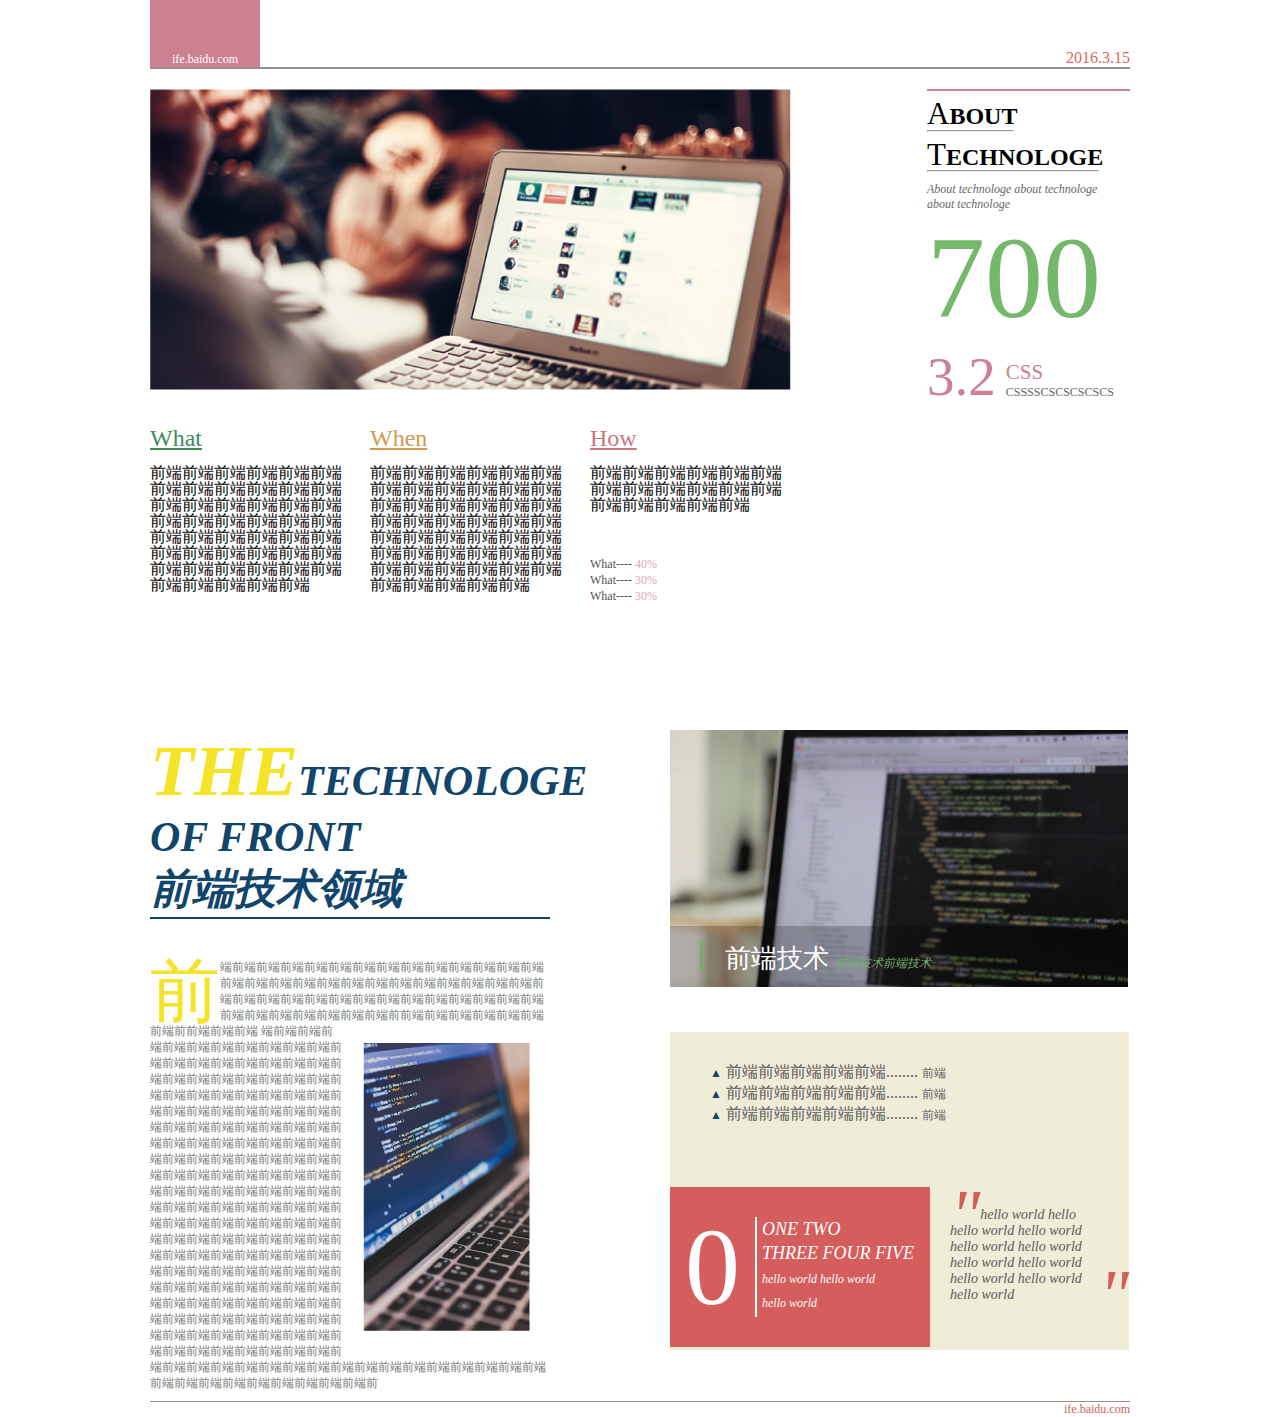
<file: Documents/HTML/任务6/index.html>
<!DOCTYPE html>
<html lang="en">
<head>
    <meta charset="UTF-8">
    <title>任务6</title>
    <link rel="stylesheet" href="main.css">
</head>
<body>
<div class="container">
    <div class="container_top">
        <div class="top_banner">
            <a href="http://ife.baidu.com">ife.baidu.com</a>
        </div>
        <span class="date">2016.3.15</span>
        <div class="top_line">

        </div>
    </div>

    <div class="container_main_top">
        <div class="img_top">
            <img src="images/1.png" alt="图片">
        </div>
        <div class="right_bar">
            <div class="container_head_line">
                <p class="headline">
                    <span class="fir_word">A</span>BOUT<br>
                    <hr class="top_hr">
                    <span class="fir_word">T</span>ECHNOLOGE<br>
                    <hr class="bottom_hr">
                </p>
            </div>
            <div class="container_text_body">
                <p class="text_body"><span class="fir_word_body">A</span>bout technologe about technologe<br>
                    about technologe</p>
            </div>
            <span class="text_700">700</span><br>
            <div class="container_3">
                <span class="text_3">3.2</span>
            </div>
            <div class="container_CS">
                <span>CSS</span>
                <p>CSSSSCSCSCSCSCS</p>
            </div>


        </div>
        <div class="container_word">
            <p><u style="font-size: 24px;color: #418c59;">What</u></p>
            <br>
            前端前端前端前端前端前端前端前端前端前端前端前端前端前端前端前端前端前端前端前端前端前端前端前端前端前端前端前端前端前端前端前端前端前端前端前端前端前端前端前端前端前端前端前端前端前端前端
        </div>
        <div class="container_word">
            <p><u style="font-size: 24px;color: #d2994f">When</u></p>
            <br>
            前端前端前端前端前端前端前端前端前端前端前端前端前端前端前端前端前端前端前端前端前端前端前端前端前端前端前端前端前端前端前端前端前端前端前端前端前端前端前端前端前端前端前端前端前端前端前端
        </div>
        <div class="container_word">
            <p><u style="font-size:24px;color: #cc7680">How</u></p>
            <br>
            前端前端前端前端前端前端前端前端前端前端前端前端前端前端前端前端前端
            <div style="margin-top: 43px;font-size: 12px;opacity: 0.7;line-height: 16px;">
                What---- <span style="color: #cc8091;">40%</span><br>
                What---- <span style="color: #cc8091;">30%</span><br>
                What---- <span style="color: #cc8091;">30%</span>

            </div>
        </div>
    </div>
    <div class="container_main_bottom">
        <div class="container_left_sidebar">
            <div class="container_headline">
                <span>THE</span>TECHNOLOGE <br>
                OF FRONT <br>
                前端技术领域
            </div>
            <div class="text_mainbody">
                <span>前</span>端前端前端前端前端前端前端前端前端前端前端前端前端前端前端前端前端前端前端前端前端前端前端前端前端前端前端前端前端前端前端前端前端前端前端前端前端前端前端前端前端前端前端前端前端前端前端前端前前端前端前端前端前端前端前端前前端前端前端
                <img src="images/2.png" alt="图片">
                端前端前端前端前端前端前端前端前端前端前端前端前端前端前端前端前端前端前端前端前端前端前端前端前端前端前端前端前端前端前端前端前端前端前端前端前端前端前端前端前端前端前端前端前端前端前端前端前端前端前端前端前端前端前端前端前端前端前端前端前端前端前端前端前端前端前端前端前端前端前端前端前端前端前端前端前端前端前端前端前端前端前端前端前端前端前端前端前端前端前端前端前端前端前端前端前端前端前端前端前端前端前端前端前端前端前端前端前端前端前端前端前端前端前端前端前端前端前端前端前端前端前端前端前端前端前端前端前端前端前端前端前端前端前端前端前端前端前端前端前端前端前端前端前端前端前端前端前端前端前端前端前端前端前端前端前端前端前端前端前端前端前端前端前端前端前端前端前端前端前端前端前端前端前端前端前端前端前端前端前端前端前端前端前端前端前端前端前端前
            </div>
        </div>
        <div class="container_right_sidebar">
            <div class="container_img">
                <div class="img_overfloat">
                    <div class="img_overfloat_front">
                        前端技术
                        <span>前端技术前端技术</span>
                    </div>
                </div>
            </div>
            <div class="container_text_body1">
                <div style="padding-top: 30px;padding-left:40px ">
                    <span style="color: #11456b">▲</span> 前端前端前端前端前端........    <span>前端</span> <br>
                    <span style="color: #11456b">▲</span> 前端前端前端前端前端........ <span>前端</span> <br>
                    <span style="color: #11456b">▲</span> 前端前端前端前端前端........ <span>前端</span>
                </div>
                <div class="container_text_body_bottom">
                    <div class="container_last">
                        <div class="container_last0">
                            0
                        </div>
                        <div class="container_last_word">
                            ONE TWO <br>
                            THREE FOUR FIVE <br>
                            <span>hello world hello world</span> <br>
                            <span>hello world</span>
                        </div>
                    </div>
                    <div class="container_last_right">
                        <span>"</span>hello world hello <br>
                        hello world hello world <br>
                        hello world hello world <br>
                        hello world hello world <br>
                        hello world hello world <br>
                        hello world <span style="float: right">"</span>
                    </div>
                </div>
            </div>
        </div>
    </div>
    <div class="bottom_line">
        <span>ife.baidu.com</span>
    </div>
</div>
</body>
</html>
</file>
<file: Documents/HTML/任务6/main.css>
*{
    margin: 0px;
    padding: 0px;
}
body{
    margin: 0 auto;
}
.container{
    width: 980px;
    height: 1386px;
    margin: 0px auto;
}
.container_top{
    width: 100%;
}
.top_banner{
    width: 110px;
    height: 18px;
    background-color: #cc8091;
    text-align: center;
    padding-top: 49px;
    float: left;
}
.top_banner a{
    text-decoration: none;
    color: #fff;
    font-size: 12px;
}
.date{
    float: right;
    color: #d76864;
    padding-top: 49px;
}
.top_line{
    width: 100%;
    border-top: 2px solid #928f8c;
    float: left;
}
.container_main_top{
    width: 100%;
    margin-top: 20px;
    float: left;
}
.container_main_top .img_top{
    width: 641px;
    height: 191px;
    float: left;
}
.container_main_top .right_bar{
    width: 203px;
    height: 191px;
    border-top: 2px solid #cc8091;
    float: right;
}
.container_main_top .right_bar .container_head_line{
    font-size: 24px;
    font-weight: bold;
    line-height: 1.5;
}
.container_main_top .right_bar .container_head_line span{
    font-weight: 100;
    font-size: 31px;
}
.container_main_top .right_bar .container_head_line .top_hr{
    width: 85px;
    margin-top: -8px;
    color: #000;
}
.container_main_top .right_bar .container_head_line .bottom_hr{
    width: 170px;
    margin-top: -8px;
}
.container_main_top .right_bar .container_text_body{
    font-style: italic;
    font-size: 12px;
    color: #676767;
    margin-top: 10px;
}
.container_main_top .right_bar .text_700{
    font-size: 116px;
    color: #75b86b;
    font-style: inherit;
}
.container_main_top .right_bar .container_3{
    font-size: 55px;
    color: #cc8091;
    float: left;
}
.container_main_top .right_bar .container_CS{
    font-size: 12px;
    color: #676767;
    float: left;
    padding-top: 15px;
    margin-left: 10px;
}
.container_main_top .right_bar .container_CS span{
    font-size: 21px;
    color: #cc8091;
}
.container_main_top .container_word{
    float: left;
    width: 200px;
    height: 300px;
    margin-top: 150px;
    margin-right: 20px;
    line-height: 16px;
}
.container_main_bottom{
    width: 100%;
    float: left;
}
.container_main_bottom .container_left_sidebar{
    width: 400px;
    float: left;
}
.container_main_bottom .container_headline{
    width: 400px;
    float: left;
    border-bottom: 2px solid #11456b;
}
.container_main_bottom .container_headline{
    font-size: 42px;
    color: #11456b;
    font-weight: bold;
    font-style: italic;
}
.container_main_bottom .container_headline span{
    font-size: 72px;
    color: #f5e327;
    font-weight: bold;
}
.container_main_bottom .text_mainbody{
    font-size: 12px;
    color: #767777;
    line-height: 16px;
    float: left;
    margin-top: 40px;
}
.container_main_bottom .text_mainbody span{
    display: inline-block;
    font-size: 70px;
    color: #f5e327;
    float: left;
    margin-top: 25px;
    padding-bottom: 20px;
}
.container_main_bottom .text_mainbody img{
    float: right;
    padding: 20px 20px;
}
.container_main_bottom .container_right_sidebar{
    width: 460px;
    height: 400px;
    float:right;
}
.container_main_bottom .container_img{
    width: 458px;
    height: 257px;
    background: url(images/3.png) no-repeat;
}
.container_main_bottom .container_img .img_overfloat{
    width: 458px;
    height: 61px;
    background: rgba(0,0,0,0.2);
    float: left;
    margin-top: 196px;
}
.container_main_bottom .container_img .img_overfloat_front{
    font-size: 26px;
    text-align: center;
    width: 250px;
    height: 31px;
    margin: 15px 30px;
    border-left: 3px solid #72b16a;
    color: #fff;
    float: left;
    display: inline-block;
}
.container_main_bottom .container_img .img_overfloat_front span{
    font-size: 12px;
    color: #72b16a;
    font-style: italic;
}
.container_main_bottom .container_text_body1{
    width: 459px;
    height: 318px;
    background-color: #efedd7;
    font-size: 16px;
    color: #5a5b5b;
    line-height: 20px;
    margin-top: 45px;
    float: left;
}
.container_main_bottom .container_text_body1 span{
    font-size: 12px;
    font-style: inherit;
}
.container_main_bottom .container_text_body1 .container_text_body_bottom{
    height: 160px;
    width: 100%;
    margin-top: 62px;
}
.container_main_bottom .container_text_body1 .container_last{
    width: 260px;
    height: 160px;
    background-color: #d55d5c;
    float: left;
}
.container_main_bottom .container_text_body1 .container_last .container_last0{
    width: 70px;
    height: 160px;
    font-size: 110px;
    color: #fff;
    line-height: 160px;
    margin-left: 15px;
    float: left;
}
.container_main_bottom .container_text_body1 .container_last .container_last_word{
    width: 158px;
    height: 100px;
    margin: 30px 0px;
    float: left;
    font-size: 18px;
    color: #fff;
    font-style: italic;
    line-height: 24px;
    border-left: 2px solid #fff;
    padding-left: 5px;
}
.container_main_bottom .container_text_body1 .container_last .container_last_word span{
    font-size: 12px;
    line-height: 0.5;
}
.container_main_bottom .container_text_body1 .container_last_right{
    width: 179px;
    float: right;
    font-size: 14px;
    font-style: italic;
    line-height: 16px;
    padding-top: 20px;
    padding-left: 20px;
}
.container_main_bottom .container_text_body1 .container_last_right span{
    font-size: 72px;
    color: #d45d5c;
    display: inline-block;
    float: left;
}
.bottom_line{
    width: 100%;
    height: 10px;
    border-top: 1px solid #938e8c;
    float: left;
    margin-top: 10px;
}
.bottom_line span{
    float: right;
    font-size: 12px;
    color: #d45d5c;
}
</file>
